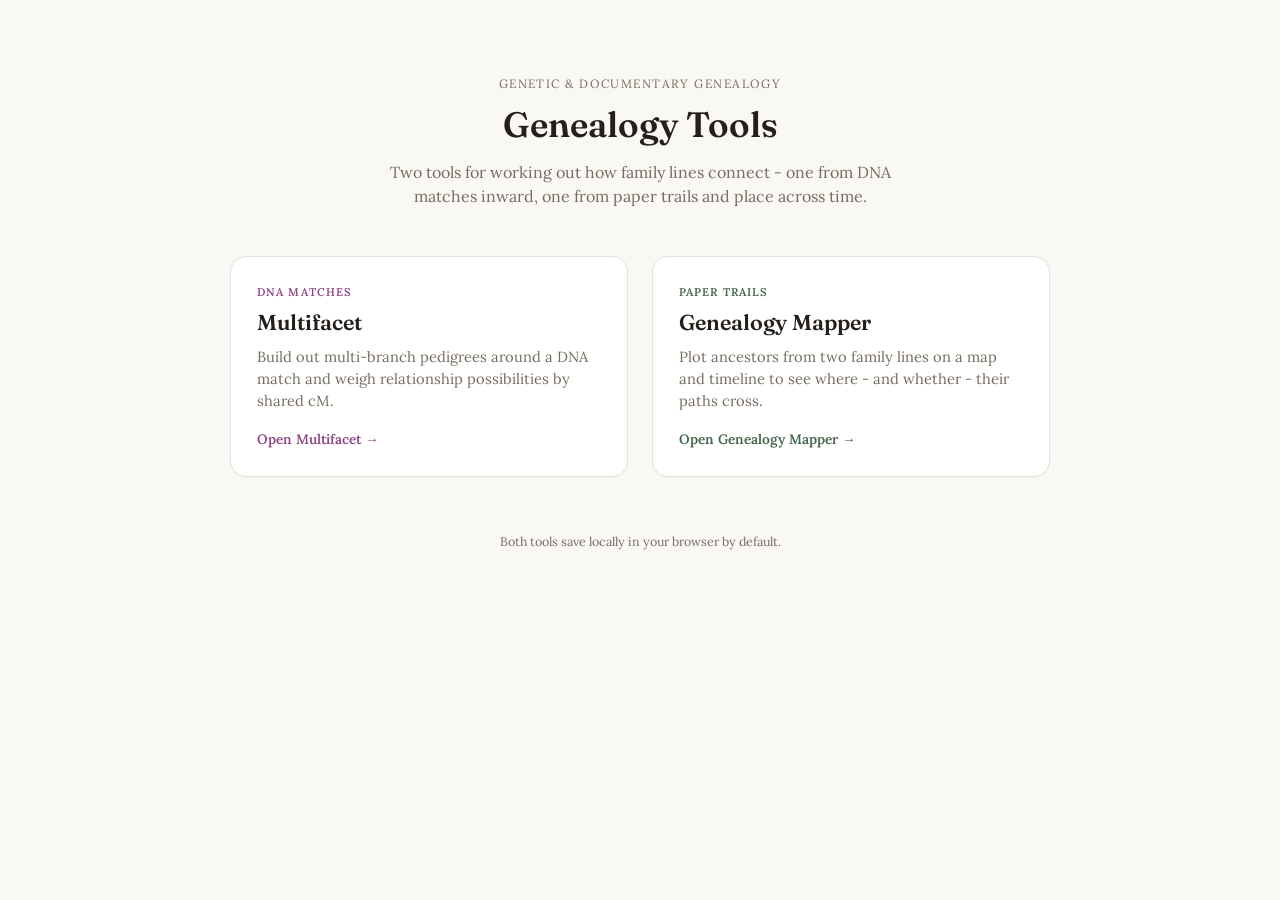
<file: index.html>
<!doctype html>
<html lang="en">
<head>
  <meta charset="utf-8" />
  <meta name="viewport" content="width=device-width, initial-scale=1" />
  <title>Genealogy Tools</title>
  <link rel="preconnect" href="https://fonts.googleapis.com" />
  <link rel="preconnect" href="https://fonts.gstatic.com" crossorigin />
  <link href="https://fonts.googleapis.com/css2?family=Fraunces:ital,opsz,wght@0,9..144,400;0,9..144,600;0,9..144,700;1,9..144,500&family=Lora:ital,wght@0,400;0,500;0,600&display=swap" rel="stylesheet" />
  <style>
    :root {
      --bg: #faf8f4;
      --text: #241f1a;
      --text-muted: #756d5e;
      --border: #e7e2d8;
      --font-heading: 'Fraunces', Georgia, serif;
      --font-body: 'Lora', Georgia, serif;
    }
    * { box-sizing: border-box; }
    html, body {
      margin: 0;
      min-height: 100%;
      background: var(--bg);
      color: var(--text);
      font-family: var(--font-body);
    }
    body {
      display: flex;
      flex-direction: column;
      align-items: center;
      padding: 8vh 20px 60px;
    }
    header {
      text-align: center;
      max-width: 540px;
      margin-bottom: 48px;
    }
    .kicker {
      font-size: 0.75rem;
      letter-spacing: 0.12em;
      text-transform: uppercase;
      color: var(--text-muted);
    }
    h1 {
      font-family: var(--font-heading);
      font-weight: 600;
      font-size: 2.2rem;
      margin: 0.3em 0 0.4em;
    }
    header p {
      color: var(--text-muted);
      font-size: 1rem;
      line-height: 1.5;
      margin: 0;
    }
    .tools {
      display: grid;
      grid-template-columns: repeat(auto-fit, minmax(260px, 1fr));
      gap: 24px;
      width: 100%;
      max-width: 820px;
    }
    .tool-card {
      display: flex;
      flex-direction: column;
      gap: 10px;
      padding: 28px 26px;
      border-radius: 16px;
      border: 1px solid var(--border);
      background: #fff;
      text-decoration: none;
      color: var(--text);
      box-shadow: 0 1px 2px rgba(30, 24, 14, 0.03);
      transition: transform 0.15s ease, box-shadow 0.15s ease, border-color 0.15s ease;
    }
    .tool-card:hover {
      transform: translateY(-2px);
      box-shadow: 0 10px 24px rgba(30, 24, 14, 0.08);
    }
    .tool-card.multifacet:hover { border-color: #8e4585; }
    .tool-card.mapper:hover { border-color: #40654a; }
    .tool-kicker {
      font-size: 0.7rem;
      letter-spacing: 0.1em;
      text-transform: uppercase;
      font-weight: 600;
    }
    .tool-card.multifacet .tool-kicker { color: #8e4585; }
    .tool-card.mapper .tool-kicker { color: #40654a; }
    .tool-card h2 {
      font-family: var(--font-heading);
      font-size: 1.35rem;
      font-weight: 600;
      margin: 0;
    }
    .tool-card p {
      color: var(--text-muted);
      font-size: 0.92rem;
      line-height: 1.5;
      margin: 0;
    }
    .tool-go {
      margin-top: 8px;
      font-size: 0.85rem;
      font-weight: 600;
    }
    .tool-card.multifacet .tool-go { color: #8e4585; }
    .tool-card.mapper .tool-go { color: #40654a; }
    footer {
      margin-top: 56px;
      font-size: 0.78rem;
      color: var(--text-muted);
      text-align: center;
    }
  </style>
  <script>(function(){var u="https://project--854d7c9d-3024-4434-879a-aad13a46cbfe.lovable.app/api/public/track",s="8efe184f-b87e-4e2d-bb24-f8f602dbb698",l,f=1;function t(){if(location.pathname===l)return;l=location.pathname;var b=JSON.stringify({s:s,p:l,r:f?document.referrer:"",q:f?location.search:""});f=0;navigator.sendBeacon?navigator.sendBeacon(u,b):fetch(u,{method:"POST",body:b,keepalive:true})}t();var h=history.pushState;history.pushState=function(){h.apply(this,arguments);setTimeout(t,0)};addEventListener("popstate",t)})();</script>
</head>
<body>
  <header>
    <span class="kicker">Genetic &amp; documentary genealogy</span>
    <h1>Genealogy Tools</h1>
    <p>Two tools for working out how family lines connect - one from DNA matches inward, one from paper trails and place across time.</p>
  </header>

  <div class="tools">
    <a class="tool-card multifacet" href="multifacet/">
      <span class="tool-kicker">DNA matches</span>
      <h2>Multifacet</h2>
      <p>Build out multi-branch pedigrees around a DNA match and weigh relationship possibilities by shared cM.</p>
      <span class="tool-go">Open Multifacet →</span>
    </a>

    <a class="tool-card mapper" href="genealogy-mapper/">
      <span class="tool-kicker">Paper trails</span>
      <h2>Genealogy Mapper</h2>
      <p>Plot ancestors from two family lines on a map and timeline to see where - and whether - their paths cross.</p>
      <span class="tool-go">Open Genealogy Mapper →</span>
    </a>
  </div>

  <footer>Both tools save locally in your browser by default.</footer>
</body>
</html>
</file>
